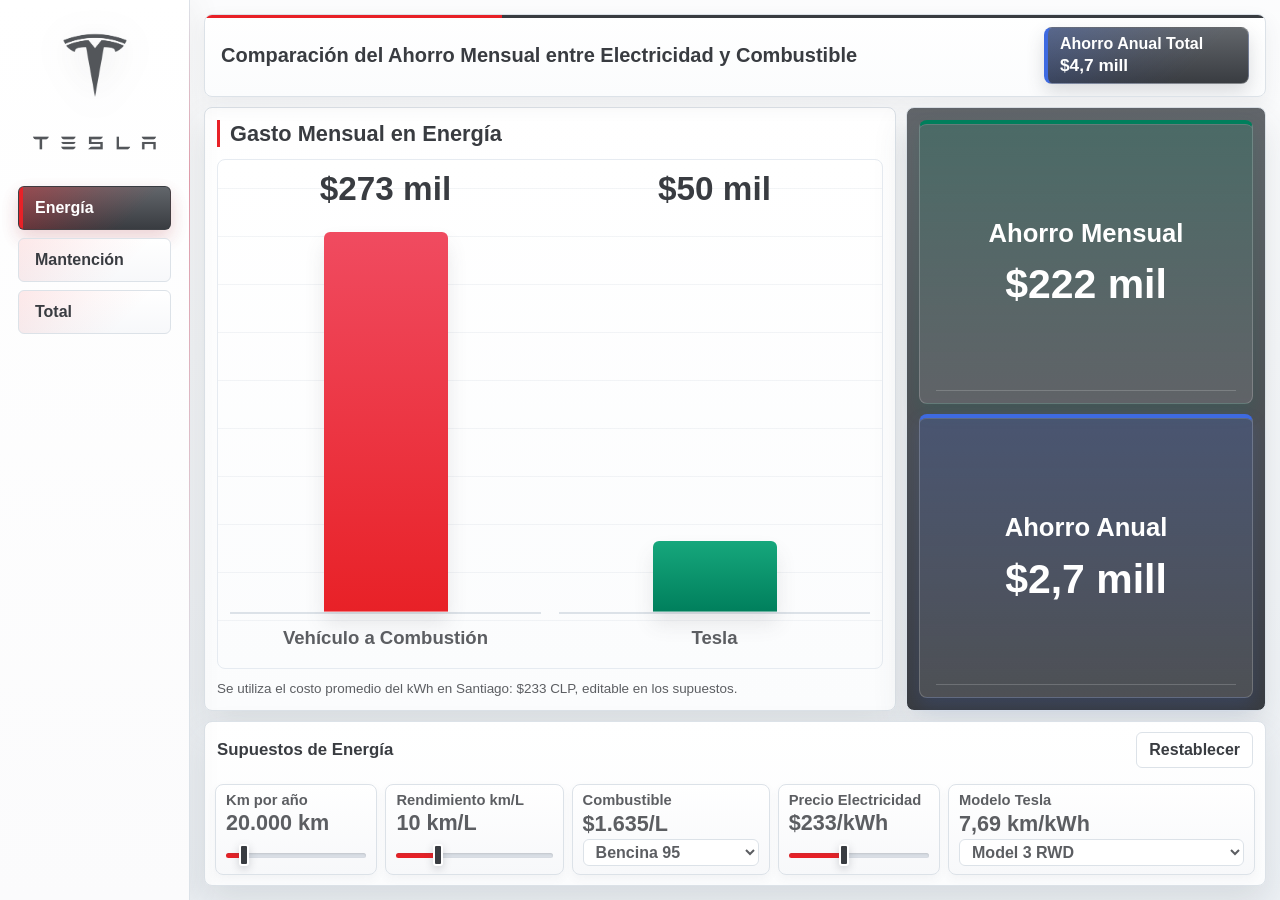
<file: index.html>
<!doctype html>
<html lang="es">
  <head>
    <meta charset="utf-8" />
    <meta name="viewport" content="width=device-width, initial-scale=1" />
    <title>Tesla Chile Costo de Propiedad Total</title>
    <meta
      name="description"
      content="App interactiva para comparar energía, mantención y costo total de propiedad de un Tesla en Chile."
    />
    <link rel="stylesheet" href="styles.css" />
  </head>
  <body>
    <div class="app-shell">
      <aside class="brand-rail" aria-label="Navegación principal">
        <img class="mark" src="assets/tesla-t.png" alt="Tesla" />
        <img class="wordmark" src="assets/tesla-wordmark.png" alt="Tesla" />
        <nav class="section-tabs" aria-label="Secciones del comparador">
          <button class="tab is-active" type="button" data-view="energia">Energía</button>
          <button class="tab" type="button" data-view="mantencion">Mantención</button>
          <button class="tab" type="button" data-view="total">Total</button>
        </nav>
      </aside>

      <main class="dashboard">
        <header class="topbar">
          <div class="topbar-title">
            <h1 id="view-title">Comparación del Ahorro Mensual entre Electricidad y Combustible</h1>
          </div>
          <div class="summary-pill">
            <span>Ahorro Anual Total</span>
            <strong id="headline-saving">$0</strong>
          </div>
        </header>

        <section class="content-grid" aria-label="Panel de comparación">
          <div class="chart-panel">
            <div class="panel-heading">
              <div>
                <h2 id="chart-title">Gasto Mensual en Energía</h2>
              </div>
            </div>

            <div class="bar-chart" role="img" aria-labelledby="chart-title chart-desc">
              <p id="chart-desc" class="sr-only">Comparación de gasto mensual entre vehículo a combustión y Tesla.</p>
              <div class="bar-column">
                <div class="bar-value" id="combustion-value">$0</div>
                <div class="bar-track">
                  <div class="bar combustion" id="combustion-bar"></div>
                </div>
                <span class="bar-label combustion-label">Vehículo a Combustión</span>
              </div>
              <div class="bar-column">
                <div class="bar-value" id="tesla-value">$0</div>
                <div class="bar-track">
                  <div class="bar tesla" id="tesla-bar"></div>
                </div>
                <span class="bar-label tesla-label">Tesla</span>
              </div>
            </div>

            <p class="source-note" id="source-note">
              Se utiliza el costo promedio del kWh en Santiago: $233 CLP.
            </p>
          </div>

          <aside class="metrics-panel" aria-label="Indicadores de ahorro">
            <article class="metric-card">
              <span id="monthly-label">Ahorro Mensual</span>
              <strong id="monthly-saving">$0</strong>
            </article>
            <article class="metric-card">
              <span id="annual-label">Ahorro Anual</span>
              <strong id="annual-saving">$0</strong>
            </article>
          </aside>
        </section>

        <section class="controls-band" aria-label="Supuestos editables">
          <div class="controls-heading">
            <div>
              <h2 id="assumptions-heading">Supuestos de Energía</h2>
            </div>
            <button class="ghost-button" type="button" id="reset-button">Restablecer</button>
          </div>
          <p class="mobile-helper">Por favor, completa los campos requeridos y desliza hacia abajo.</p>

          <div class="assumptions-layout is-focused" id="assumptions-layout">
            <section class="assumption-panel" data-assumption="energia" aria-label="Supuestos de energía">
              <div class="control-grid energy-grid">
                <label class="control-card">
                  <span>Km por año</span>
                  <strong id="km-output">20.000 km</strong>
                  <input id="kmYear" type="range" min="0" max="200000" step="500" value="20000" />
                </label>

                <label class="control-card">
                  <span>Rendimiento km/L</span>
                  <strong id="efficiency-output">10 km/L</strong>
                  <input id="efficiency" type="range" min="0" max="40" step="0.5" value="10" />
                </label>

                <label class="control-card">
                  <span>Combustible</span>
                  <strong id="fuel-price-output">$1.635/L</strong>
                  <select id="fuelType">
                    <option value="bencina93">Bencina 93</option>
                    <option value="bencina95" selected>Bencina 95</option>
                    <option value="bencina97">Bencina 97</option>
                    <option value="diesel">Diesel</option>
                  </select>
                </label>

                <label class="control-card">
                  <span>Precio Electricidad</span>
                  <strong id="kwh-output">$233/kWh</strong>
                  <input id="kwhPrice" type="range" min="0" max="600" step="1" value="233" />
                </label>

                <label class="control-card tesla-model-card">
                  <span>Modelo Tesla</span>
                  <strong id="tesla-efficiency-output">7,69 km/kWh</strong>
                  <select id="teslaModel">
                    <option value="model3-rwd">Model 3 RWD</option>
                    <option value="model3-premium-rwd">Model 3 Premium RWD</option>
                    <option value="model3-premium-lr-rwd">Model 3 Premium LR RWD</option>
                    <option value="model3-premium-lr-awd">Model 3 Premium LR AWD</option>
                    <option value="model3-performance-awd">Model 3 Performance AWD</option>
                    <option value="modely-premium-rwd">Model Y Premium RWD</option>
                    <option value="modely-premium-lr-rwd">Model Y Premium LR RWD</option>
                    <option value="modely-premium-lr-awd">Model Y Premium LR AWD</option>
                  </select>
                </label>
              </div>
            </section>

            <section class="assumption-panel" data-assumption="mantencion" aria-label="Supuestos de mantención" hidden>
              <div class="control-grid compact-grid">
                <label class="control-card">
                  <span>Mantenciones por año</span>
                  <strong id="maintenance-count-output">3</strong>
                  <input id="maintenanceCount" type="range" min="0" max="20" step="1" value="3" />
                </label>

                <label class="control-card">
                  <span>Costo por mantención</span>
                  <strong id="maintenance-cost-output">$350 mil</strong>
                  <input id="maintenanceCost" type="range" min="0" max="990000" step="10000" value="350000" />
                </label>
              </div>
            </section>

            <section class="assumption-panel general-panel" data-assumption="general" aria-label="Costos generales" hidden>
              <div class="control-grid general-grid">
                <label class="control-card">
                  <span>Permiso actual</span>
                  <strong id="permit-output">$1,00 mill</strong>
                  <input id="permit" type="range" min="0" max="2000000" step="10000" value="1000000" />
                </label>

                <label class="control-card fixed-control">
                  <span>Permiso Tesla</span>
                  <strong id="tesla-permit-output">$220 mil</strong>
                  <small>Los vehículos eléctricos pagan el 25% del total durante el primer año.</small>
                  <input id="teslaPermit" type="range" min="0" max="1500000" step="10000" value="220000" />
                </label>

                <label class="control-card">
                  <span>Seguro actual mensual</span>
                  <strong id="insurance-output">$90 mil</strong>
                  <input id="insurance" type="range" min="0" max="300000" step="5000" value="90000" />
                </label>

                <label class="control-card">
                  <span>Seguro Tesla mensual</span>
                  <strong id="tesla-insurance-output">$70 mil</strong>
                  <input id="teslaInsurance" type="range" min="0" max="300000" step="5000" value="70000" />
                </label>
              </div>
            </section>
          </div>
        </section>

        <button class="mobile-next" type="button" id="mobile-next" hidden>Siguiente página</button>
      </main>
    </div>

    <script src="app.js"></script>
  </body>
</html>
</file>
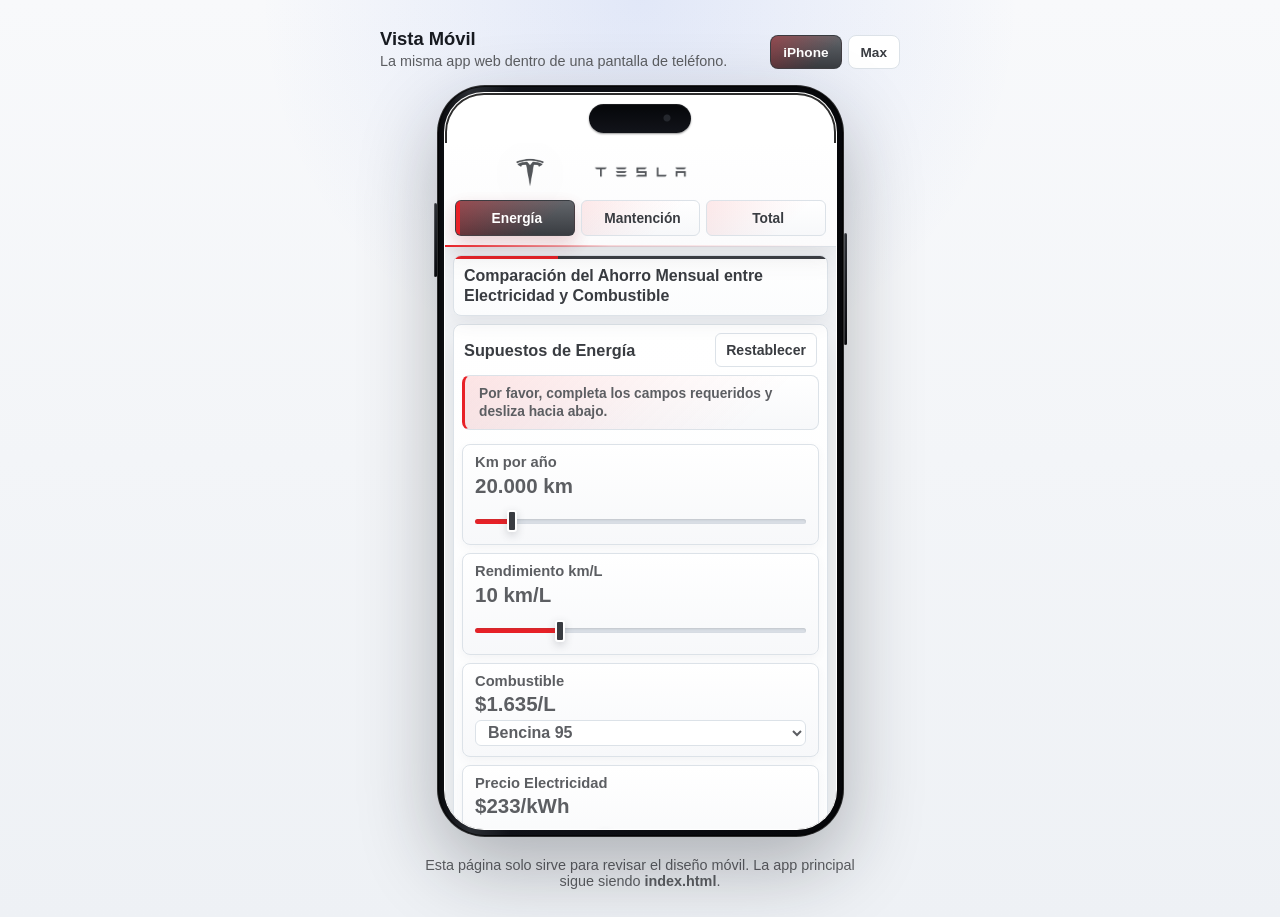
<file: mobile-preview.html>
<!doctype html>
<html lang="es">
  <head>
    <meta charset="utf-8" />
    <meta name="viewport" content="width=device-width, initial-scale=1" />
    <title>Vista Móvil - Tesla Chile</title>
    <style>
      :root {
        --tesla-red: #e82127;
        --tesla-black: #171a20;
        --tesla-graphite: #393c41;
        --tesla-blue: #3e6ae1;
        --surface: #eef1f5;
      }

      * {
        box-sizing: border-box;
      }

      body {
        margin: 0;
        min-height: 100vh;
        display: grid;
        place-items: center;
        gap: 18px;
        padding: 28px 16px;
        background:
          radial-gradient(circle at top, rgba(62, 106, 225, 0.12), transparent 34%),
          linear-gradient(180deg, #f8f9fb 0%, var(--surface) 100%);
        color: var(--tesla-graphite);
        font-family: "Segoe UI", Arial, sans-serif;
      }

      .preview-wrap {
        width: min(100%, 520px);
        display: grid;
        gap: 16px;
        justify-items: center;
      }

      .preview-header {
        width: 100%;
        display: flex;
        align-items: end;
        justify-content: space-between;
        gap: 14px;
      }

      h1 {
        margin: 0;
        color: var(--tesla-black);
        font-size: 1.15rem;
        line-height: 1.15;
      }

      p {
        margin: 4px 0 0;
        color: #5c5e62;
        font-size: 0.9rem;
      }

      .size-tabs {
        display: flex;
        gap: 6px;
      }

      .size-tabs button {
        min-height: 34px;
        padding: 0 12px;
        border: 1px solid #dce2e8;
        border-radius: 8px;
        background: #ffffff;
        color: var(--tesla-graphite);
        font: inherit;
        font-size: 0.85rem;
        font-weight: 700;
        cursor: pointer;
      }

      .size-tabs button.is-active {
        color: #ffffff;
        border-color: rgba(57, 60, 65, 0.86);
        background:
          linear-gradient(135deg, rgba(232, 33, 39, 0.38) 0%, rgba(232, 33, 39, 0.12) 48%, transparent 74%),
          linear-gradient(180deg, #62666b 0%, var(--tesla-graphite) 100%);
      }

      .phone-shell {
        position: relative;
        width: fit-content;
        max-width: 100%;
        padding: 7px;
        border-radius: 48px;
        background:
          linear-gradient(90deg, #050609 0%, #2b2e34 8%, #101218 18%, #050609 100%),
          linear-gradient(180deg, #393c41 0%, #07080b 100%);
        box-shadow:
          0 30px 78px rgba(23, 26, 32, 0.3),
          inset 0 0 0 1px rgba(255, 255, 255, 0.16),
          inset 0 0 0 2px rgba(0, 0, 0, 0.68);
      }

      .phone-shell::before,
      .phone-shell::after {
        content: "";
        position: absolute;
        width: 3px;
        border-radius: 999px;
        background: linear-gradient(180deg, #2d3036 0%, #08090d 100%);
        box-shadow: inset 1px 0 0 rgba(255, 255, 255, 0.18);
      }

      .phone-shell::before {
        left: -3px;
        top: 118px;
        height: 74px;
      }

      .phone-shell::after {
        right: -3px;
        top: 148px;
        height: 112px;
      }

      .phone-screen {
        --camera-clearance: 50px;
        position: relative;
        overflow: hidden;
        width: min(393px, calc(100vw - 42px));
        height: min(82vh, 852px);
        border: 1px solid rgba(255, 255, 255, 0.14);
        border-radius: 40px;
        background: #ffffff;
        box-shadow:
          inset 0 0 0 2px rgba(0, 0, 0, 0.82),
          inset 0 0 0 3px rgba(255, 255, 255, 0.08);
      }

      .phone-screen::before {
        content: "";
        position: absolute;
        top: 11px;
        left: 50%;
        z-index: 2;
        width: 102px;
        height: 29px;
        border-radius: 999px;
        background:
          radial-gradient(circle at 78px 14px, #24272d 0 3px, transparent 4px),
          linear-gradient(180deg, #050609 0%, #12141a 100%);
        box-shadow:
          inset 0 1px 1px rgba(255, 255, 255, 0.1),
          0 1px 2px rgba(0, 0, 0, 0.42);
        transform: translateX(-50%);
      }

      iframe {
        position: absolute;
        inset: var(--camera-clearance) 0 0;
        width: 100%;
        height: calc(100% - var(--camera-clearance));
        border: 0;
        background: #ffffff;
      }

      .preview-note {
        max-width: 430px;
        text-align: center;
      }

      @media (max-width: 560px) {
        body {
          padding: 14px 10px;
        }

        .preview-header {
          align-items: stretch;
          flex-direction: column;
        }

        .size-tabs {
          width: 100%;
        }

        .size-tabs button {
          flex: 1;
        }

        .phone-shell {
          padding: 6px;
          border-radius: 38px;
        }

        .phone-screen {
          width: min(393px, calc(100vw - 32px));
          height: 82vh;
          border-radius: 32px;
        }
      }
    </style>
  </head>
  <body>
    <main class="preview-wrap">
      <header class="preview-header">
        <div>
          <h1>Vista Móvil</h1>
          <p>La misma app web dentro de una pantalla de teléfono.</p>
        </div>
        <div class="size-tabs" aria-label="Tamaño de pantalla">
          <button class="is-active" type="button" data-width="393" data-height="852">iPhone</button>
          <button type="button" data-width="430" data-height="932">Max</button>
        </div>
      </header>

      <section class="phone-shell" aria-label="Previsualización móvil">
        <div class="phone-screen" id="phone-screen">
          <iframe src="index.html" title="App Tesla Chile en vista móvil"></iframe>
        </div>
      </section>

      <p class="preview-note">
        Esta página solo sirve para revisar el diseño móvil. La app principal sigue siendo
        <strong>index.html</strong>.
      </p>
    </main>

    <script>
      const phoneScreen = document.querySelector("#phone-screen");
      const buttons = document.querySelectorAll("[data-width]");

      buttons.forEach((button) => {
        button.addEventListener("click", () => {
          buttons.forEach((item) => item.classList.toggle("is-active", item === button));
          phoneScreen.style.width = `min(${button.dataset.width}px, calc(100vw - 42px))`;
          phoneScreen.style.height = `min(${button.dataset.height}px, 82vh)`;
        });
      });
    </script>
  </body>
</html>
</file>
<file: styles.css>
:root {
  --tesla-red: #e82127;
  --tesla-black: #171a20;
  --tesla-graphite: #393c41;
  --tesla-gray: #5c5e62;
  --tesla-silver: #b8b8b8;
  --tesla-blue: #3e6ae1;
  --ink: var(--tesla-graphite);
  --muted: var(--tesla-gray);
  --line: #dce2e8;
  --surface: #f7f8fa;
  --page: #edf1f5;
  --panel: #ffffff;
  --rail: #fbfbfc;
  --track: #e6eaf0;
  --tesla: #007f5c;
  --combustion: var(--tesla-red);
  --blue: var(--tesla-blue);
  --charcoal: var(--tesla-graphite);
  --shadow: 0 16px 34px rgba(62, 69, 78, 0.13);
  --shadow-soft: 0 8px 20px rgba(62, 69, 78, 0.08);
}

* {
  box-sizing: border-box;
}

body {
  margin: 0;
  min-height: 100vh;
  background:
    linear-gradient(180deg, rgba(255, 255, 255, 0.82) 0%, rgba(237, 241, 245, 0.96) 100%),
    var(--page);
  color: var(--ink);
  font-family: "Segoe UI", Arial, sans-serif;
}

html,
body {
  height: 100%;
}

button,
input,
select {
  font: inherit;
}

.app-shell {
  height: 100vh;
  display: grid;
  grid-template-columns: 190px minmax(0, 1fr);
  overflow: hidden;
}

.brand-rail {
  position: relative;
  height: 100vh;
  background: linear-gradient(180deg, #ffffff 0%, var(--rail) 100%);
  border-right: 1px solid var(--line);
  box-shadow: 8px 0 24px rgba(84, 86, 90, 0.06);
  display: flex;
  flex-direction: column;
  align-items: center;
  gap: 12px;
  padding: 16px 18px;
}

.brand-rail::after {
  content: "";
  position: absolute;
  top: 0;
  right: -1px;
  width: 1px;
  height: 100%;
  background: linear-gradient(180deg, transparent 0%, rgba(227, 25, 55, 0.36) 20%, transparent 78%);
}

.mark {
  width: 96px;
  height: 96px;
  object-fit: contain;
  filter: drop-shadow(0 8px 18px rgba(84, 86, 90, 0.12));
}

.wordmark {
  width: 158px;
  height: 38px;
  object-fit: contain;
}

.section-tabs {
  width: 100%;
  display: grid;
  gap: 8px;
  margin-top: 12px;
}

.tab,
.ghost-button {
  min-height: 44px;
  border: 1px solid var(--line);
  background: #ffffff;
  color: var(--ink);
  cursor: pointer;
  border-radius: 6px;
  transition: border-color 160ms ease, box-shadow 160ms ease, transform 160ms ease, background 160ms ease;
}

.tab {
  position: relative;
  overflow: hidden;
  text-align: left;
  padding: 0 14px 0 16px;
  font-weight: 700;
  background:
    linear-gradient(135deg, rgba(232, 33, 39, 0.1) 0%, rgba(232, 33, 39, 0.03) 44%, transparent 70%),
    linear-gradient(180deg, #ffffff 0%, #f7f8fa 100%);
}

.tab::before {
  content: "";
  position: absolute;
  inset: 0 auto 0 0;
  width: 4px;
  background: var(--combustion);
  opacity: 0;
  transition: opacity 160ms ease;
}

.tab:hover,
.tab:focus-visible,
.ghost-button:hover,
.ghost-button:focus-visible {
  border-color: var(--blue);
  box-shadow: var(--shadow-soft);
  outline: none;
  transform: translateY(-1px);
}

.tab:hover,
.tab:focus-visible {
  background:
    linear-gradient(135deg, rgba(232, 33, 39, 0.16) 0%, rgba(232, 33, 39, 0.05) 45%, transparent 72%),
    linear-gradient(180deg, #ffffff 0%, #f4f5f6 100%);
}

.tab.is-active {
  color: #ffffff;
  background:
    linear-gradient(135deg, rgba(232, 33, 39, 0.4) 0%, rgba(232, 33, 39, 0.14) 44%, transparent 74%),
    linear-gradient(180deg, #62666b 0%, var(--charcoal) 100%);
  border-color: rgba(57, 60, 65, 0.82);
  box-shadow: var(--shadow-soft), 0 8px 18px rgba(232, 33, 39, 0.14);
}

.tab.is-active::before {
  opacity: 1;
}

.dashboard {
  height: 100vh;
  min-height: 0;
  padding: 14px;
  display: grid;
  grid-template-rows: auto minmax(0, 1fr) auto;
  gap: 10px;
}

.topbar,
.controls-heading,
.panel-heading {
  display: flex;
  align-items: center;
  justify-content: space-between;
  gap: 18px;
}

.topbar {
  position: relative;
  overflow: hidden;
  min-height: 64px;
  padding: 12px 16px;
  background: linear-gradient(180deg, #ffffff 0%, #fbfcfd 100%);
  border: 1px solid var(--line);
  border-radius: 8px;
  box-shadow: var(--shadow-soft);
}

.topbar::before {
  content: "";
  position: absolute;
  inset: 0 0 auto;
  height: 3px;
  background: linear-gradient(90deg, var(--tesla-red) 0%, var(--tesla-red) 28%, var(--tesla-graphite) 28%, var(--tesla-graphite) 100%);
}

.eyebrow {
  margin: 0 0 6px;
  color: var(--muted);
  font-size: 0.78rem;
  font-weight: 800;
  letter-spacing: 0;
  text-transform: uppercase;
}

h1,
h2,
p {
  margin-top: 0;
}

h1 {
  margin-bottom: 0;
  max-width: none;
  color: var(--tesla-graphite);
  font-size: clamp(1.25rem, 1.55vw, 1.55rem);
  font-weight: 700;
  line-height: 1.18;
}

.topbar-title {
  flex: 1;
  min-width: 0;
}

.summary-pill {
  min-width: 205px;
  min-height: 48px;
  padding: 7px 12px;
  color: #ffffff;
  background:
    linear-gradient(135deg, rgba(62, 106, 225, 0.28) 0%, rgba(62, 106, 225, 0.06) 48%, transparent 72%),
    linear-gradient(180deg, #62666b 0%, var(--charcoal) 100%);
  border: 1px solid rgba(255, 255, 255, 0.22);
  border-left: 4px solid var(--tesla-blue);
  border-radius: 8px;
  display: grid;
  align-content: center;
  gap: 2px;
  box-shadow: 0 8px 18px rgba(62, 69, 78, 0.18);
}

.summary-pill span {
  color: inherit;
  font-size: 1rem;
  font-weight: 700;
}

.summary-pill strong {
  font-size: 1.08rem;
}

h2 {
  margin-bottom: 0;
  color: var(--tesla-graphite);
  font-size: 1.05rem;
  font-weight: 700;
  line-height: 1.25;
}

h3 {
  margin: 0;
  color: var(--tesla-graphite);
  font-size: 1rem;
  font-weight: 700;
  line-height: 1.25;
}

.metric-card span,
.control-card span {
  color: inherit;
  font-size: 1rem;
  font-weight: 700;
}

.content-grid {
  min-height: 0;
  display: grid;
  grid-template-columns: minmax(0, 1fr) 360px;
  gap: 10px;
}

.chart-panel,
.metrics-panel,
.controls-band {
  border: 1px solid var(--line);
  border-radius: 8px;
  background: linear-gradient(180deg, #ffffff 0%, #fbfcfd 100%);
  box-shadow: var(--shadow);
}

.chart-panel {
  min-height: 0;
  padding: 12px;
  display: grid;
  grid-template-rows: auto minmax(0, 1fr) auto;
  gap: 10px;
}

.chart-panel .panel-heading {
  padding-bottom: 2px;
  justify-content: flex-start;
}

.chart-panel h2 {
  padding-left: 10px;
  border-left: 3px solid var(--tesla-red);
  color: var(--tesla-graphite);
  font-size: 1.36rem;
  font-weight: 700;
}

.bar.combustion {
  background: var(--combustion);
}

.bar.tesla {
  background: var(--tesla);
}

.bar-chart {
  min-height: 0;
  display: grid;
  grid-template-columns: repeat(2, minmax(120px, 1fr));
  align-items: end;
  gap: 18px;
  padding: 12px;
  border: 1px solid #e6ebf1;
  border-radius: 8px;
  background:
    repeating-linear-gradient(
      to top,
      transparent 0,
      transparent 47px,
      rgba(217, 222, 229, 0.65) 48px
    ),
    linear-gradient(180deg, #ffffff 0%, #fbfcfd 100%);
  box-shadow: inset 0 1px 0 #ffffff;
}

.bar-column {
  height: 100%;
  min-height: 150px;
  display: grid;
  grid-template-rows: 52px 1fr 34px;
  gap: 8px;
  text-align: center;
  color: var(--muted);
  font-weight: 700;
}

.bar-value {
  color: var(--ink);
  font-size: clamp(1.9rem, 2.6vw, 2.6rem);
  line-height: 1.05;
}

.bar-track {
  height: 100%;
  display: flex;
  align-items: end;
  justify-content: center;
  border-bottom: 2px solid var(--line);
}

.bar {
  width: min(46%, 124px);
  min-height: 6px;
  border-radius: 6px 6px 0 0;
  transition: height 180ms ease;
  box-shadow: 0 -1px 0 rgba(255, 255, 255, 0.4) inset, 0 12px 20px rgba(84, 86, 90, 0.12);
}

.bar.combustion {
  background: linear-gradient(180deg, #f04b60 0%, var(--combustion) 100%);
}

.bar.tesla {
  background: linear-gradient(180deg, #16a77c 0%, var(--tesla) 100%);
}

.bar-label {
  align-self: center;
  justify-self: center;
  max-width: 100%;
  color: var(--muted);
  font-size: clamp(1.15rem, 1.45vw, 1.42rem);
  font-weight: 850;
  line-height: 1.1;
  letter-spacing: 0;
  white-space: normal;
}

.source-note {
  margin: 0;
  color: var(--muted);
  font-size: 0.84rem;
  line-height: 1.45;
}

.metrics-panel {
  min-height: 0;
  padding: 12px;
  display: grid;
  grid-template-rows: repeat(2, minmax(0, 1fr));
  gap: 10px;
  align-content: stretch;
  background: linear-gradient(180deg, #62666b 0%, var(--charcoal) 100%);
}

.metric-card {
  position: relative;
  overflow: hidden;
  min-height: 0;
  padding: 12px;
  color: #ffffff;
  background: rgba(255, 255, 255, 0.12);
  border: 1px solid rgba(255, 255, 255, 0.2);
  border-radius: 8px;
  display: grid;
  align-content: center;
  justify-items: center;
  gap: 16px;
  text-align: center;
  box-shadow: inset 0 1px 0 rgba(255, 255, 255, 0.12);
}

.metric-card::after {
  content: "";
  position: absolute;
  inset: auto 16px 12px;
  height: 1px;
  background: rgba(255, 255, 255, 0.18);
}

.metric-card:first-child {
  border-top: 4px solid var(--tesla);
  background: linear-gradient(180deg, rgba(0, 127, 92, 0.22) 0%, rgba(255, 255, 255, 0.1) 100%);
  box-shadow: inset 0 1px 0 rgba(255, 255, 255, 0.13), 0 8px 18px rgba(0, 127, 92, 0.16);
}

.metric-card:nth-child(2) {
  border-top: 4px solid var(--blue);
  background: linear-gradient(180deg, rgba(62, 106, 225, 0.2) 0%, rgba(255, 255, 255, 0.1) 100%);
  box-shadow: inset 0 1px 0 rgba(255, 255, 255, 0.13), 0 8px 18px rgba(62, 106, 225, 0.16);
}

.metric-card span {
  font-size: clamp(1.45rem, 2vw, 2.05rem);
  line-height: 1.05;
}

.metric-card strong {
  font-size: clamp(2.35rem, 3.2vw, 3.55rem);
  line-height: 1.1;
}

.metric-card.compact {
  min-height: 0;
}

.metric-card.compact strong {
  font-size: 1.15rem;
}

.controls-band {
  padding: 10px;
}

.controls-heading {
  padding: 0 2px;
}

.mobile-helper {
  display: none;
}

.mobile-next {
  display: none;
}

.assumptions-layout {
  margin-top: 8px;
  display: grid;
  grid-template-columns: minmax(0, 1.35fr) minmax(220px, 0.8fr) minmax(220px, 0.8fr);
  grid-template-areas:
    "energy maintenance general";
  gap: 10px;
}

.assumptions-layout.is-focused {
  grid-template-columns: 1fr;
  grid-template-areas: none;
}

.assumptions-layout.is-focused .assumption-panel {
  grid-area: auto;
}

.assumption-panel {
  padding: 0;
  background: transparent;
  border: 0;
  border-radius: 0;
}

.assumption-panel[hidden] {
  display: none;
}

.assumption-panel:first-child {
  grid-area: energy;
}

.assumption-panel:nth-child(2) {
  grid-area: maintenance;
}

.general-panel {
  grid-area: general;
}

.ghost-button {
  min-width: 104px;
  min-height: 36px;
  padding: 0 12px;
  border-color: var(--line);
  background: #ffffff;
  font-weight: 800;
}

.control-grid {
  margin-top: 8px;
  display: grid;
  grid-template-columns: repeat(3, minmax(130px, 1fr));
  gap: 8px;
}

.energy-grid {
  grid-template-columns: minmax(72px, 0.82fr) minmax(76px, 0.9fr) minmax(82px, 1fr) minmax(72px, 0.82fr) minmax(150px, 1.55fr);
}

.compact-grid {
  grid-template-columns: repeat(2, minmax(96px, 1fr));
}

.general-grid {
  grid-template-columns: repeat(4, minmax(96px, 1fr));
}

.tesla-model-card {
  min-width: 0;
}

.control-card {
  position: relative;
  overflow: hidden;
  min-height: 78px;
  padding: 8px 10px;
  background: linear-gradient(180deg, #ffffff 0%, var(--surface) 100%);
  border: 1px solid var(--line);
  border-radius: 8px;
  display: grid;
  grid-template-rows: auto auto auto;
  gap: 2px;
  box-shadow: inset 0 1px 0 #ffffff, 0 4px 10px rgba(84, 86, 90, 0.05);
  transition: border-color 160ms ease, box-shadow 160ms ease, transform 160ms ease;
}

.control-card::before {
  content: "";
  position: absolute;
  inset: 0 auto 0 0;
  width: 3px;
  background: rgba(232, 33, 39, 0.32);
  opacity: 0;
  transition: opacity 160ms ease;
}

.control-card:hover,
.control-card:focus-within {
  border-color: rgba(92, 94, 98, 0.42);
  box-shadow: inset 0 1px 0 #ffffff, 0 8px 18px rgba(84, 86, 90, 0.1);
  transform: translateY(-1px);
}

.control-card:hover::before,
.control-card:focus-within::before {
  opacity: 1;
}

.fixed-control {
  align-content: center;
}

.control-card span {
  color: var(--muted);
  font-size: 0.92rem;
  line-height: 1.05;
}

.control-card strong {
  color: var(--muted);
  font-size: 1.35rem;
  line-height: 1.1;
}

.editable-output {
  cursor: text;
  min-height: 1.5em;
  width: 100%;
}

.editable-output:hover {
  color: var(--ink);
}

.editable-output:focus-visible {
  outline: 2px solid rgba(227, 25, 55, 0.4);
  outline-offset: 2px;
  border-radius: 4px;
}

.inline-number-input {
  width: 100%;
  min-height: 1.45em;
  border: 1px solid rgba(227, 25, 55, 0.48);
  border-radius: 4px;
  background: #ffffff;
  color: var(--muted);
  font: inherit;
  font-weight: 800;
  text-align: inherit;
  box-shadow: 0 0 0 3px rgba(227, 25, 55, 0.09);
}

.control-card small {
  color: var(--muted);
  font-size: 0.68rem;
  font-weight: 700;
  line-height: 1.1;
}

input[type="range"] {
  --fill: 0%;
  width: 100%;
  min-width: 0;
  height: 22px;
  margin: -1px 0 0;
  background: transparent;
  cursor: ew-resize;
  appearance: none;
  -webkit-appearance: none;
}

input[type="range"]::-webkit-slider-runnable-track {
  height: 5px;
  border-radius: 999px;
  background: linear-gradient(90deg, var(--combustion) 0 var(--fill), #d9dee5 var(--fill) 100%);
  box-shadow: inset 0 1px 2px rgba(84, 86, 90, 0.18);
}

input[type="range"]::-webkit-slider-thumb {
  width: 10px;
  height: 22px;
  margin-top: -8.5px;
  border: 2px solid #ffffff;
  border-radius: 3px;
  background: var(--charcoal);
  box-shadow: 0 3px 8px rgba(62, 69, 78, 0.22);
  -webkit-appearance: none;
}

input[type="range"]:hover::-webkit-slider-thumb,
input[type="range"]:focus-visible::-webkit-slider-thumb {
  background: var(--combustion);
}

input[type="range"]::-moz-range-track {
  height: 5px;
  border-radius: 999px;
  background: #d9dee5;
  box-shadow: inset 0 1px 2px rgba(84, 86, 90, 0.18);
}

input[type="range"]::-moz-range-progress {
  height: 5px;
  border-radius: 999px;
  background: var(--combustion);
}

input[type="range"]::-moz-range-thumb {
  width: 10px;
  height: 22px;
  border: 2px solid #ffffff;
  border-radius: 3px;
  background: var(--charcoal);
  box-shadow: 0 3px 8px rgba(62, 69, 78, 0.22);
}

input[type="range"]:hover::-moz-range-thumb,
input[type="range"]:focus-visible::-moz-range-thumb {
  background: var(--combustion);
}

.inline-number-input:focus,
input[type="range"]:focus {
  outline: none;
}

.control-card input[type="range"] {
  align-self: end;
}

select {
  width: 100%;
  min-height: 26px;
  padding: 0 8px;
  border: 1px solid var(--line);
  border-radius: 6px;
  background: #ffffff;
  color: var(--muted);
  font-size: 1rem;
  font-weight: 700;
  box-shadow: inset 0 1px 0 rgba(255, 255, 255, 0.75);
}

select:focus-visible,
input[type="range"]:focus-visible {
  outline: 2px solid rgba(227, 25, 55, 0.36);
  outline-offset: 2px;
}

.sr-only {
  position: absolute;
  width: 1px;
  height: 1px;
  padding: 0;
  margin: -1px;
  overflow: hidden;
  clip: rect(0, 0, 0, 0);
  white-space: nowrap;
  border: 0;
}

@media (max-width: 980px) {
  .app-shell {
    height: auto;
    min-height: 100vh;
    grid-template-columns: 1fr;
    overflow: visible;
  }

  .brand-rail {
    height: auto;
    flex-direction: row;
    justify-content: space-between;
    padding: 12px 16px;
  }

  .mark {
    width: 54px;
    height: 54px;
  }

  .wordmark {
    display: none;
  }

  .section-tabs {
    width: auto;
    display: flex;
    margin-top: 0;
  }

  .tab {
    min-width: 104px;
    text-align: center;
  }

  .content-grid {
    grid-template-columns: 1fr;
  }

  .metrics-panel {
    grid-template-columns: repeat(2, minmax(0, 1fr));
    grid-template-rows: none;
  }

  .metric-card {
    min-height: 112px;
  }

  .control-grid {
    grid-template-columns: repeat(2, minmax(210px, 1fr));
  }

  .assumptions-layout {
    grid-template-columns: 1fr;
    grid-template-areas:
      "energy"
      "maintenance"
      "general";
  }

  .compact-grid {
    grid-template-columns: repeat(2, minmax(210px, 1fr));
  }
}

@media (max-width: 650px) {
  .dashboard {
    height: auto;
    min-height: 0;
    grid-template-rows: auto;
    padding: 14px;
  }

  .chart-panel {
    min-height: 350px;
  }

  .topbar,
  .controls-heading,
  .panel-heading {
    align-items: stretch;
    flex-direction: column;
  }

  .summary-pill {
    width: 100%;
  }

  .section-tabs {
    overflow-x: auto;
  }

  .bar-chart,
  .metrics-panel,
  .control-grid,
  .compact-grid,
  .energy-grid {
    grid-template-columns: 1fr;
  }

  .bar-chart {
    min-height: auto;
  }

  .bar-column {
    height: 190px;
  }
}

@media (max-width: 720px) {
  html,
  body {
    height: auto;
  }

  body {
    background: #f2f4f7;
  }

  .app-shell {
    height: auto;
    min-height: 100vh;
    display: block;
    overflow: visible;
  }

  .brand-rail {
    position: sticky;
    top: 0;
    z-index: 20;
    height: auto;
    display: grid;
    grid-template-columns: 112px minmax(0, 1fr) 112px;
    grid-template-areas:
      "mark wordmark ."
      "tabs tabs tabs";
    align-items: center;
    justify-content: stretch;
    gap: 8px 10px;
    padding: 10px 12px 12px;
    border-right: 0;
    border-bottom: 1px solid var(--line);
    box-shadow: 0 10px 24px rgba(84, 86, 90, 0.12);
  }

  .brand-rail::after {
    inset: auto 0 -1px;
    width: 100%;
    height: 2px;
    background: linear-gradient(90deg, var(--tesla-red) 0%, rgba(232, 33, 39, 0.16) 42%, transparent 100%);
  }

  .mark {
    grid-area: mark;
    width: 46px;
    height: 46px;
    justify-self: end;
  }

  .wordmark {
    grid-area: wordmark;
    display: block;
    width: 132px;
    height: 30px;
    justify-self: center;
  }

  .section-tabs {
    grid-area: tabs;
    width: 100%;
    display: grid;
    grid-template-columns: repeat(3, minmax(0, 1fr));
    gap: 6px;
    margin-top: 0;
    overflow: visible;
  }

  .tab {
    min-width: 0;
    min-height: 38px;
    padding: 0 8px 0 12px;
    text-align: center;
    font-size: 0.92rem;
  }

  .dashboard {
    height: auto;
    min-height: 0;
    padding: 10px;
    display: grid;
    grid-template-areas:
      "title"
      "assumptions"
      "results"
      "next";
    grid-template-rows: auto auto auto auto;
    gap: 10px;
    overflow: visible;
  }

  .topbar {
    grid-area: title;
    min-height: 0;
    padding: 12px;
    flex-direction: column;
    align-items: stretch;
    gap: 0;
  }

  h1 {
    font-size: 1.08rem;
    line-height: 1.22;
  }

  .summary-pill {
    display: none;
  }

  .summary-pill span {
    font-size: 0.86rem;
  }

  .summary-pill strong {
    font-size: 1.12rem;
  }

  .content-grid {
    grid-area: results;
    grid-template-areas:
      "metrics"
      "chart";
    grid-template-columns: 1fr;
    gap: 10px;
  }

  .chart-panel {
    grid-area: chart;
  }

  .metrics-panel {
    grid-area: metrics;
  }

  .chart-panel,
  .metrics-panel,
  .controls-band {
    border-radius: 8px;
  }

  .chart-panel {
    min-height: 0;
    padding: 10px;
    gap: 8px;
  }

  .panel-heading {
    flex-direction: row;
    align-items: center;
  }

  .chart-panel h2 {
    padding-left: 8px;
    font-size: 1.16rem;
    line-height: 1.18;
  }

  .bar-chart {
    min-height: 270px;
    grid-template-columns: repeat(2, minmax(0, 1fr));
    gap: 10px;
    padding: 10px;
  }

  .bar-column {
    height: auto;
    min-height: 230px;
    grid-template-rows: 42px minmax(150px, 1fr) 40px;
    gap: 7px;
  }

  .bar-value {
    font-size: 1.42rem;
  }

  .bar {
    width: min(58%, 86px);
  }

  .bar-label {
    font-size: 0.98rem;
    line-height: 1.08;
  }

  .source-note {
    font-size: 0.78rem;
  }

  .metrics-panel {
    padding: 10px;
    grid-template-columns: repeat(2, minmax(0, 1fr));
    grid-template-rows: none;
    gap: 8px;
  }

  .metric-card {
    min-height: 104px;
    padding: 10px 8px;
    gap: 8px;
  }

  .metric-card span {
    font-size: 1rem;
    line-height: 1.08;
  }

  .metric-card strong {
    font-size: 1.72rem;
  }

  .controls-band {
    grid-area: assumptions;
    padding: 10px;
  }

  .mobile-next:not([hidden]) {
    grid-area: next;
    display: flex;
    align-items: center;
    justify-content: center;
    min-height: 48px;
    width: 100%;
    border: 1px solid rgba(57, 60, 65, 0.78);
    border-radius: 8px;
    color: #ffffff;
    font-weight: 800;
    background:
      linear-gradient(135deg, rgba(232, 33, 39, 0.42) 0%, rgba(232, 33, 39, 0.13) 52%, transparent 76%),
      linear-gradient(180deg, #62666b 0%, var(--charcoal) 100%);
    box-shadow: var(--shadow-soft), 0 8px 18px rgba(232, 33, 39, 0.14);
    cursor: pointer;
  }

  .controls-heading {
    flex-direction: row;
    align-items: center;
    gap: 10px;
  }

  .controls-heading h2 {
    font-size: 1.02rem;
  }

  .mobile-helper {
    position: relative;
    display: block;
    margin: 8px 0 0;
    padding: 9px 11px 9px 14px;
    color: var(--muted);
    font-size: 0.86rem;
    font-weight: 700;
    line-height: 1.28;
    background:
      linear-gradient(135deg, rgba(232, 33, 39, 0.12) 0%, rgba(232, 33, 39, 0.03) 54%, transparent 82%),
      linear-gradient(180deg, #ffffff 0%, #f7f8fa 100%);
    border: 1px solid var(--line);
    border-left: 3px solid var(--tesla-red);
    border-radius: 8px;
  }

  .ghost-button {
    min-width: 94px;
    min-height: 34px;
    padding: 0 10px;
    font-size: 0.88rem;
  }

  .assumptions-layout {
    margin-top: 6px;
    gap: 8px;
  }

  .control-grid,
  .energy-grid,
  .compact-grid,
  .general-grid {
    grid-template-columns: 1fr;
    gap: 8px;
  }

  .control-card {
    min-height: 86px;
    padding: 10px 12px;
    gap: 4px;
  }

  .control-card span {
    font-size: 0.92rem;
  }

  .control-card strong {
    font-size: 1.28rem;
  }

  .control-card small {
    font-size: 0.72rem;
    line-height: 1.18;
  }

  select,
  input[type="range"] {
    min-height: 26px;
  }
}

@media (max-width: 430px) {
  .brand-rail {
    grid-template-columns: 96px minmax(0, 1fr) 96px;
    padding: 8px 10px 10px;
    gap: 7px 9px;
  }

  .mark {
    width: 42px;
    height: 42px;
  }

  .wordmark {
    width: 124px;
    height: 28px;
  }

  .tab {
    min-height: 36px;
    padding: 0 6px 0 10px;
    font-size: 0.86rem;
  }

  .dashboard {
    padding: 8px;
    gap: 8px;
  }

  .topbar {
    padding: 10px;
  }

  h1 {
    font-size: 1rem;
  }

  .chart-panel {
    padding: 9px;
  }

  .chart-panel h2 {
    font-size: 1.06rem;
  }

  .bar-chart {
    min-height: 248px;
    gap: 8px;
    padding: 8px;
  }

  .bar-column {
    min-height: 212px;
    grid-template-rows: 38px minmax(138px, 1fr) 38px;
  }

  .bar-value {
    font-size: 1.24rem;
  }

  .bar-label {
    font-size: 0.88rem;
  }

  .metrics-panel {
    padding: 8px;
  }

  .metric-card {
    min-height: 96px;
  }

  .metric-card span {
    font-size: 0.92rem;
  }

  .metric-card strong {
    font-size: 1.48rem;
  }

  .controls-band {
    padding: 8px;
  }

  .control-card {
    min-height: 82px;
  }
}
</file>
